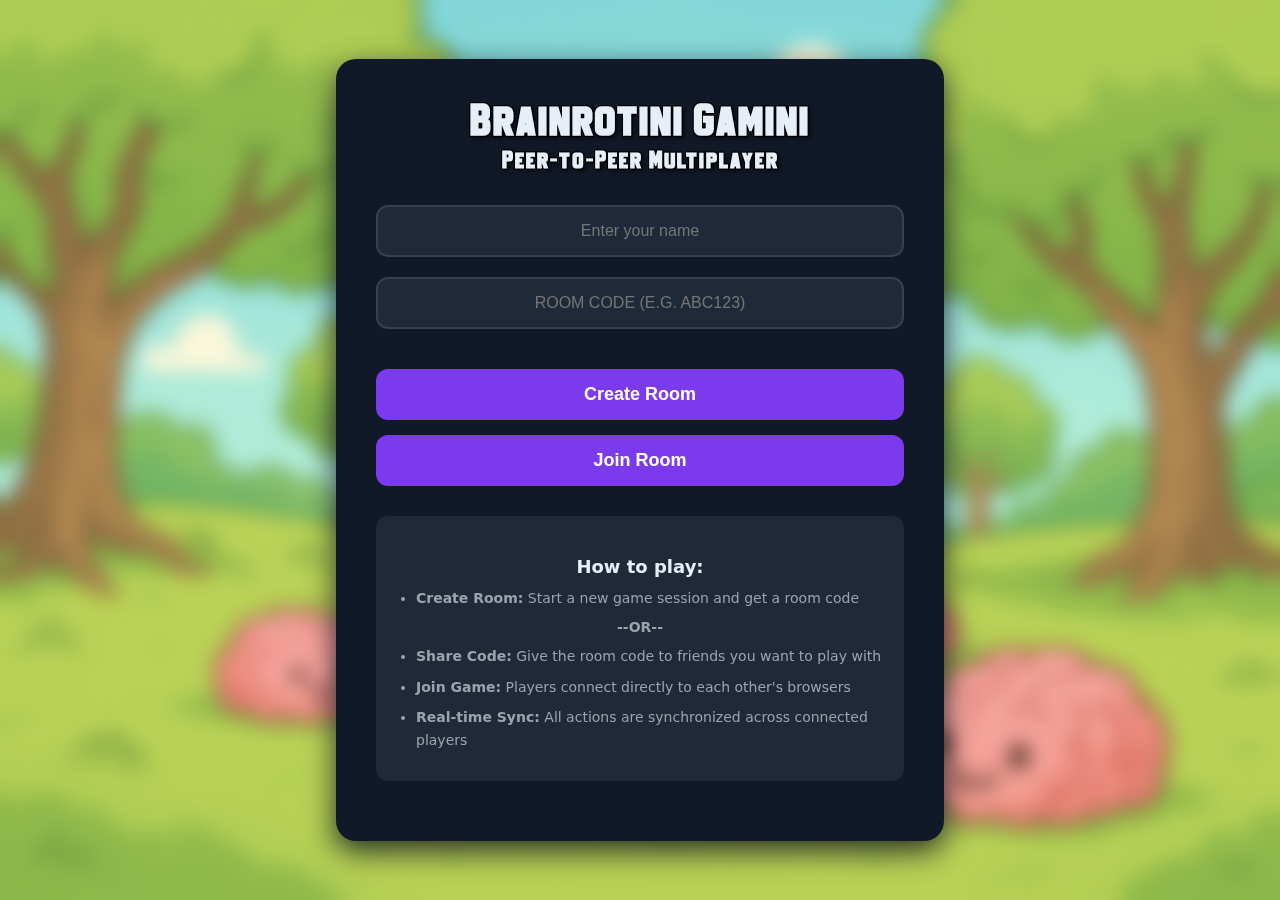
<file: client/index.html>
<!doctype html>
<html lang="en">
<head>
  <meta charset="utf-8" />
  <meta name="viewport" content="width=device-width,initial-scale=1" />
  <title>Brainrotini Gamini - P2P Multiplayer</title>
  <link rel="stylesheet" href="style.css">
</head>
<body>
  <div class="app">
    <!-- Login Screen with P2P Room Controls -->
    <div id="loginScreen" class="login-screen">
      <div class="login-card">
        <h1>Brainrotini Gamini</h1>
        <h2>Peer-to-Peer Multiplayer</h2>

        <div class="login-form">
          <input type="text" id="playerNameInput" placeholder="Enter your name" maxlength="20" />
          <input type="text" id="roomCodeInput" placeholder="Room Code (e.g. ABC123)" maxlength="6" style="text-transform: uppercase;" />
          
          <div class="room-controls">
            <button id="createRoomBtn" class="btn-primary">Create Room</button>
            <div class="join-room-section">
              <button id="joinRoomBtn" class="btn-secondary">Join Room</button>
            </div>
          </div>
        </div>
        
        <div id="roomInfo" style="display: none;" class="room-info">
          <div style="color: var(--success); margin-bottom: 10px;">
            ✅ <strong>Room Created!</strong>
          </div>
          <div style="background: var(--card-light); padding: 15px; border-radius: 8px; margin: 10px 0;">
            <div style="color: var(--muted); font-size: 14px;">Share this room code with friends:</div>
            <div id="roomCodeDisplay" style="font-size: 24px; font-weight: bold; color: var(--accent); margin: 10px 0; letter-spacing: 3px;">ABC123</div>
            <div style="color: var(--muted); font-size: 12px;">They can join by entering this code above</div>
          </div>
        </div>

        <div class="p2p-info">
          <h3 style="color: var(--text); margin: 20px 0 10px 0;">How to play:</h3>
          <ul style="text-align: left; color: var(--muted); font-size: 14px; line-height: 1.6;">
            <li><strong>Create Room:</strong> Start a new game session and get a room code</li>
          </ul>
          <div style="text-align: center; color: var(--muted); font-size: 14px; margin: 10px 0;"><strong>--OR--</strong></div>
          <ul style="text-align: left; color: var(--muted); font-size: 14px; line-height: 1.6;">
            <li><strong>Share Code:</strong> Give the room code to friends you want to play with</li>
            <li><strong>Join Game:</strong> Players connect directly to each other's browsers</li>
            <li><strong>Real-time Sync:</strong> All actions are synchronized across connected players</li>
          </ul>
        </div>
      </div>
    </div>

    <!-- Main Game Interface -->
    <div id="gameInterface" class="game-interface" style="display: none;">
      <!-- P2P Status Bar -->
      <div class="p2p-status-bar">
        <div class="p2p-status-item">
          <span class="status-label">Room:</span>
          <span id="currentRoomCode" class="status-value" style="cursor: pointer;" title="Click to reveal room code">••••••</span>
        </div>
        <div class="p2p-status-item">
          <span class="status-label">Mode:</span>
          <span id="hostStatus" class="status-value">Host</span>
        </div>
        <div class="p2p-status-item">
          <span class="status-label">Status:</span>
          <span id="connectionStatus" class="status-value status-connected">Connected</span>
        </div>
      </div>

      <div style="display: flex; align-items: center; justify-content: center; width: 100%; padding: 15px 0; position: relative;">
        <div class="header-stats" style="position: absolute; left: 20px; display: flex; gap: 15px; align-items: center;">
          <div class="stat-card">
            <div class="big" id="currency">$0</div>
            <div class="muted">Monini</div>
          </div>
          <div class="stat-card">
            <div id="incomeBtn" class="medium">Income: $0/s</div>
          </div>
          <div class="stat-card">
            <div id="playersOnline" class="medium">Players: 1</div>
          </div>
        </div>
        
        <div style="text-align: center;">
          <h1>Brainrotini Gamini</h1>
          <h2>P2P Multiplayer Session</h2>
        </div>
      </div>
      
      <!-- Full-width Spawner -->
      <div class="spawner-container">
        <div id="spawnList" class="scrolling-spawner"></div>
      </div>

      <div class="main-layout" style="display: grid; grid-template-columns: 1fr 1fr 1fr 1fr; gap: 15px; align-items: start; padding: 15px;">
        <!-- Column 1: Chat -->
        <div class="column-1">
          <div class="card chat-panel" style="height: 575px; display: flex; flex-direction: column;">
            <div class="card-header">
              <h3>Chat</h3>
            </div>
            <div id="chatMessages" class="chat-messages" style="flex-grow: 1; overflow-y: auto;">
              <div class="chat-message system-message">
                <div class="chat-text">Connected! Start chatting with your friends.</div>
              </div>
            </div>
            <div class="chat-input">
              <input type="text" id="chatInput" placeholder="Type a message..." maxlength="200" />
              <button id="sendChatBtn">Send</button>
            </div>
          </div>
        </div>

        <!-- Column 2: Your Collection -->
        <div class="column-2">
          <div class="card" style="height: 575px; display: flex; flex-direction: column;">
            <div class="card-header">
              <h3>Your Brainrots</h3>
              <div class="collection-stats">
                <span id="ownedCount">0/5</span> creatures owned
              </div>
            </div>
            <div id="ownedCreatures" class="owned-list" style="flex-grow: 1; overflow-y: auto;"></div>
          </div>
        </div>

        <!-- Column 3: Your Stats & Upgrades -->
        <div class="column-3">
          <div class="card">
            <div class="card-header">
              <h3>Your Stats</h3>
            </div>
            <div class="stats-grid" style="gap: 8px; padding: 10px;">
              <div class="stat-item" style="padding: 6px 8px; font-size: 12px;">
                <span class="stat-label">Money Made:</span>
                <span id="totalMoneyMade" class="stat-value">$0</span>
              </div>
              <div class="stat-item" style="padding: 6px 8px; font-size: 12px;">
                <span class="stat-label">Creatures Bought:</span>
                <span id="totalBought" class="stat-value">0</span>
              </div>
              <div class="stat-item" style="padding: 6px 8px; font-size: 12px;">
                <span class="stat-label">Creatures Sold:</span>
                <span id="totalSold" class="stat-value">0</span>
              </div>
              <div class="stat-item" style="padding: 6px 8px; font-size: 12px;">
                <span class="stat-label">Upgrades:</span>
                <span id="totalUpgrades" class="stat-value">0</span>
              </div>
              <div class="stat-item" style="padding: 6px 8px; font-size: 12px;">
                <span class="stat-label">Discovered:</span>
                <span id="discoveredCount" class="stat-value">0</span>
              </div>
            </div>
          </div>
          
          <div class="card" style="margin-top: 5px;">
            <div class="card-header">
              <h3>Upgrades</h3>
            </div>
            <div class="upgrades-grid" style="gap: 12px; padding: 15px;">
              <div class="upgrade-item" id="maxUpgrade" style="padding: 10px 12px; font-size: 12px;">
                <div class="upgrade-info">
                  <div class="upgrade-name">Max Creatures +1</div>
                  <div class="upgrade-desc">Increase collection limit</div>
                </div>
                <button class="upgrade-btn" data-upgrade="maxBrainrots">$1,000</button>
              </div>
              
              <div class="upgrade-item" id="luckUpgrade" style="padding: 10px 12px; font-size: 12px;">
                <div class="upgrade-info">
                  <div class="upgrade-name">Global Luck Boost</div>
                  <div class="upgrade-desc">Better spawn chances for all players</div>
                </div>
                <div class="upgrade-controls">
                  <button class="upgrade-btn" data-upgrade="luck">$1,000,000</button>
                  <span id="luckLevel" class="upgrade-level">0</span>
                </div>
              </div>
              
              <div class="upgrade-item" id="incomeUpgrade" style="padding: 10px 12px; font-size: 12px;">
                <div class="upgrade-info">
                  <div class="upgrade-name">Income Multiplier</div>
                  <div class="upgrade-desc">Boost all income</div>
                </div>
                <div class="upgrade-controls">
                  <button class="upgrade-btn" data-upgrade="incomeMultiplier">$100,000</button>
                  <span id="incomeLevel" class="upgrade-level">1.0x</span>
                </div>
              </div>
            </div>
          </div>
        </div>

        <!-- Column 4: Connected Players & Leaderboard -->
        <div class="column-4">
          <div class="card">
            <div class="card-header">
              <h3>Connected Players</h3>
              <div style="font-size: 12px; color: var(--muted);">P2P Direct Connection</div>
            </div>
            <div id="playersList" class="players-list"></div>
          </div>

          <div class="card" style="margin-top: 5px;">
            <div class="card-header">
              <h3>Room Leaderboard</h3>
            </div>
            <div id="leaderboard" class="leaderboard-list"></div>
          </div>
        </div>
      </div>

      <!-- Music Player (below the 4 columns) -->
      <div style="height: 150px; display: flex; align-items: center; justify-content: center; padding-top: 20px; padding-bottom: 0px;">
        <div id="musicPlayer" class="music-player">
          <div class="music-controls">
            <div class="music-info">
              <div id="nowPlaying" class="music-title">No music selected</div>
              <div class="music-progress">
                <span id="currentTime">0:00</span>
                <input type="range" id="progressBar" class="progress-slider" min="0" max="100" value="0">
                <span id="totalTime">0:00</span>
              </div>
            </div>
            <div class="volume-control">
              <span class="volume-icon">🔊</span>
              <input type="range" id="volumeSlider" class="volume-slider" min="0" max="100" value="5">
            </div>
          </div>
        </div>
      </div>
    </div>

    <!-- Modals -->
    <div id="errorModal" class="modal" style="display: none;">
      <div class="modal-content">
        <h3>Error</h3>
        <p id="errorMessage"></p>
        <button onclick="closeModal('errorModal')">OK</button>
      </div>
    </div>

    <div id="connectionModal" class="modal" style="display: none;">
      <div class="modal-content">
        <h3>Connection Lost</h3>
        <p>Lost connection to other players. Attempting to reconnect...</p>
        <div class="loading-spinner"></div>
        <button onclick="window.location.reload()">Refresh Page</button>
      </div>
    </div>

    <div id="hostLeftModal" class="modal" style="display: none;">
      <div class="modal-content">
        <h3>Host Disconnected</h3>
        <p>The room host has disconnected. The game session has ended.</p>
        <button onclick="window.location.reload()">Return to Lobby</button>
      </div>
    </div>
  </div>

  <script type="module" src="game.js"></script>
  <script>
    // Room code visibility toggle
    document.addEventListener('DOMContentLoaded', () => {
      const roomCodeElement = document.getElementById('currentRoomCode');
      let isRevealed = false;
      let actualRoomCode = roomCodeElement.textContent; // Capture the current room code
      
      roomCodeElement.addEventListener('click', (event) => {
        event.preventDefault();
        event.stopPropagation();
        
        if (!isRevealed) {
          roomCodeElement.textContent = actualRoomCode;
          roomCodeElement.title = 'Click to hide room code';
          isRevealed = true;
        } else {
          roomCodeElement.textContent = '••••••';
          roomCodeElement.title = 'Click to reveal room code';
          isRevealed = false;
        }
      });
      
      // Monitor for changes to the room code and update our stored value
      const observer = new MutationObserver((mutations) => {
        mutations.forEach((mutation) => {
          if (mutation.type === 'childList' || mutation.type === 'characterData') {
            const newText = roomCodeElement.textContent;
            if (newText !== '••••••' && newText !== actualRoomCode) {
              actualRoomCode = newText;
              // If currently revealed, keep it revealed with the new code
              if (isRevealed) {
                roomCodeElement.textContent = actualRoomCode;
              } else {
                // If hidden, hide the new code
                roomCodeElement.textContent = '••••••';
              }
            }
          }
        });
      });
      
      observer.observe(roomCodeElement, {
        childList: true,
        characterData: true,
        subtree: true
      });
      
      // Function to update the actual room code (called from game.js)
      window.updateRoomCodeDisplay = (newCode) => {
        actualRoomCode = newCode;
        if (!isRevealed) {
          roomCodeElement.textContent = '••••••';
        }
      };
    });
  </script>
  
  <style>
    /* Additional P2P-specific styles */
    .p2p-notice {
      background: var(--card-light);
      border: 1px solid var(--success);
      border-radius: 12px;
      padding: 20px;
      margin: 20px 0;
      text-align: center;
    }

    .room-controls {
      display: flex;
      flex-direction: column;
      gap: 15px;
      margin: 20px 0;
    }

    .join-room-section {
      display: flex;
      gap: 10px;
      align-items: center;
    }

    .join-room-section input {
      flex: 1;
    }

    .btn-primary, .btn-secondary {
      padding: 15px 30px;
      border: none;
      border-radius: 12px;
      font-weight: 600;
      cursor: pointer;
      transition: all 0.3s ease;
      font-size: 16px;
    }

    .btn-primary {
      background: var(--accent);
      color: white;
      width: 100%;
    }

    .btn-primary:hover {
      background: #6d28d9;
      transform: translateY(-2px);
    }

    .btn-secondary {
      background: var(--success);
      color: white;
      min-width: 120px;
    }

    .btn-secondary:hover {
      background: #059669;
    }

    .room-info {
      background: var(--card-light);
      border: 1px solid var(--success);
      border-radius: 12px;
      padding: 20px;
      margin: 20px 0;
      text-align: center;
    }

    .p2p-info {
      background: var(--card-light);
      border-radius: 12px;
      padding: 20px;
      margin: 20px 0;
      text-align: center;
    }

    .p2p-info ul {
      margin: 10px 0;
      padding-left: 20px;
    }

    .p2p-info li {
      margin: 8px 0;
    }

    .p2p-status-bar {
      background: var(--card);
      border-bottom: 1px solid var(--border);
      padding: 10px 20px;
      display: flex;
      justify-content: space-between;
      align-items: center;
      font-size: 14px;
    }

    .p2p-status-item {
      display: flex;
      align-items: center;
      gap: 8px;
    }

    .status-label {
      color: var(--muted);
    }

    .status-value {
      font-weight: 600;
      color: var(--text);
    }

    .status-connected {
      color: var(--success);
    }

    .status-disconnected {
      color: var(--error);
    }

    .status-connecting {
      color: var(--warning);
    }

    .system-message {
      border-left-color: var(--success) !important;
      background: rgba(16, 185, 129, 0.1) !important;
    }

    .system-message .chat-text {
      color: var(--success);
      font-style: italic;
    }

    .loading-spinner {
      width: 40px;
      height: 40px;
      border: 4px solid var(--border);
      border-top: 4px solid var(--accent);
      border-radius: 50%;
      animation: spin 1s linear infinite;
      margin: 20px auto;
    }

    @keyframes spin {
      to {
        transform: rotate(360deg);
      }
    }

    /* Responsive adjustments for P2P interface */
    @media (max-width: 768px) {
      .p2p-status-bar {
        flex-direction: column;
        gap: 10px;
        text-align: center;
      }
      
      .join-room-section {
        flex-direction: column;
      }
      
      .join-room-section input {
        width: 100%;
      }
    }

    /* Animation for room code display */
    #roomCodeDisplay {
      animation: pulse 2s ease-in-out infinite;
    }

    @keyframes pulse {
      0%, 100% { opacity: 1; }
      50% { opacity: 0.7; }
    }
  </style>
</body>
</html>
</file>
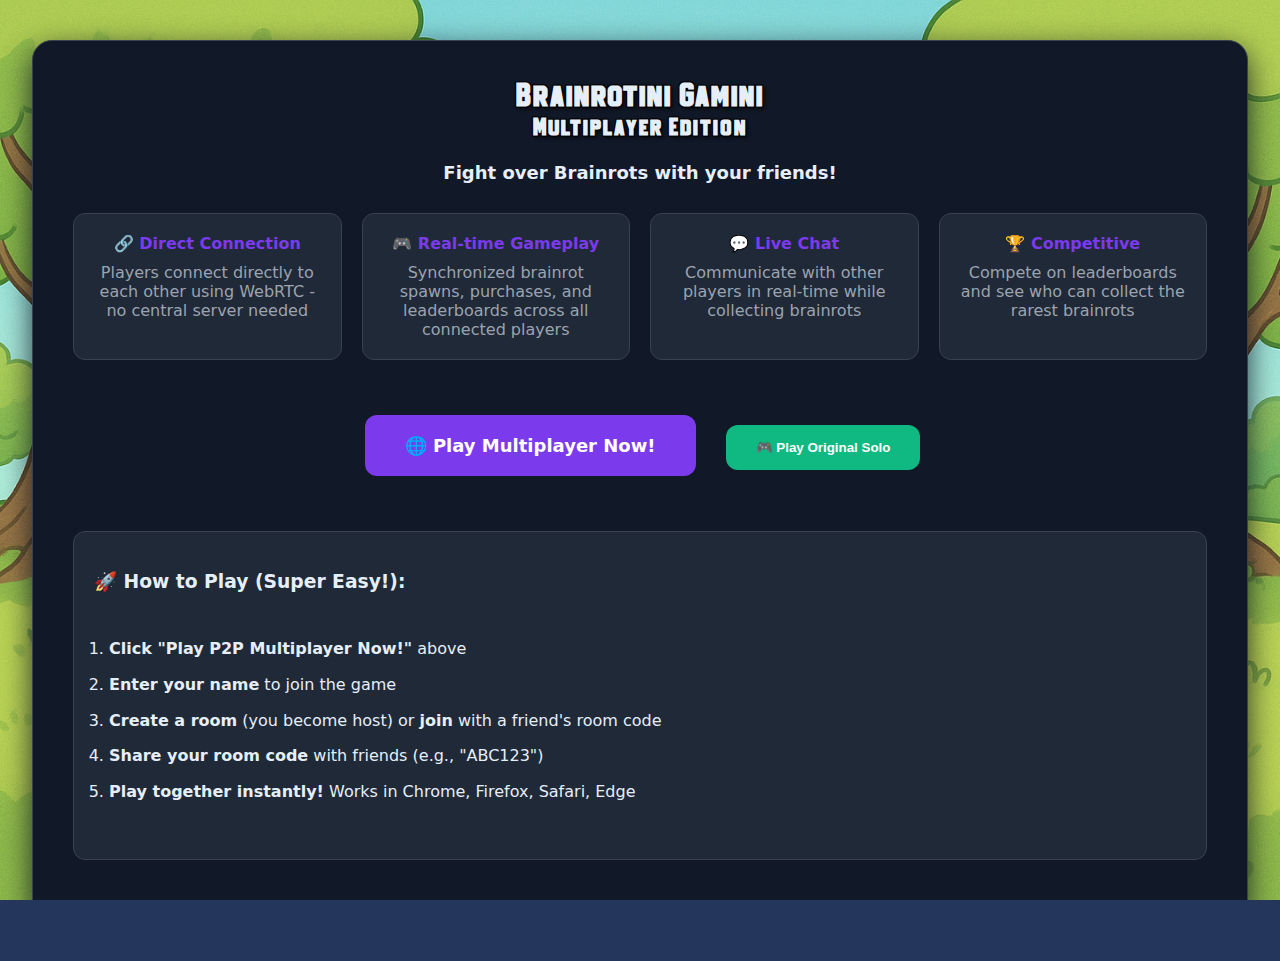
<file: index-demo.html>
<!doctype html>
<html lang="en">
<head>
  <meta charset="utf-8" />
  <meta name="viewport" content="width=device-width,initial-scale=1" />
  <title>Brainrotini Gamini - P2P Multiplayer</title>
  <style>
    /* Urban Shadow Custom Font */
    @font-face {
      font-family: 'Urban Shadow';
      src: url('assets/fonts/Urban Shadow Sans Serif.otf') format('opentype');
      font-weight: normal;
      font-style: normal;
      font-display: swap;
    }

    :root {
      --bg: #24365c;
      --card: #111827;
      --card-light: #1f2937;
      --muted: #9ca3af;
      --text: #e6eef8;
      --accent: #7c3aed;
      --success: #10b981;
      --error: #ef4444;
      --warning: #f59e0b;
      --border: #374151;
    }

    * { box-sizing: border-box; }

    html, body {
      height: 100%;
      margin: 0;
      background: var(--bg) url('assets/images/BRGameBackground.png') center center/cover no-repeat;
      font-family: Inter, system-ui, Segoe UI, Roboto, Arial;
      color: var(--text);
      overflow-x: hidden;
    }

    h1, h2 {
      font-family: 'Urban Shadow', Arial, sans-serif !important;
      letter-spacing: 2px;
      text-shadow: 2px 2px 4px rgba(0, 0, 0, 0.8), -1px -1px 0px black, 1px -1px 0px black, -1px 1px 0px black, 1px 1px 0px black;
      margin: 0;
    }

    .app {
      display: flex;
      flex-direction: column;
      align-items: center;
      justify-content: center;
      min-height: 100vh;
      text-align: center;
      padding: 20px;
    }

    .preview-card {
      background: var(--card);
      padding: 40px;
      border-radius: 20px;
      box-shadow: 0 10px 30px rgba(2, 6, 23, 0.8);
      max-width: 1600px;
      width: 95vw;
      margin: 20px auto;
      border: 1px solid var(--border);
    }

    .big { font-size: 32px; font-weight: 700; }
    .medium { font-size: 18px; font-weight: 600; margin: 20px 0; }
    .muted { color: var(--muted); }

    .feature-grid {
      display: grid;
      grid-template-columns: repeat(auto-fit, minmax(250px, 1fr));
      gap: 20px;
      margin: 30px 0;
    }

    .feature-item {
      background: var(--card-light);
      padding: 20px;
      border-radius: 12px;
      border: 1px solid var(--border);
    }

    .feature-title {
      color: var(--accent);
      font-weight: 600;
      margin-bottom: 10px;
      font-size: 16px;
    }

    .setup-steps {
      text-align: left;
      background: var(--card-light);
      padding: 20px;
      border-radius: 12px;
      border: 1px solid var(--border);
      margin: 20px 0;
    }

    .setup-steps ol {
      margin: 10px 0;
      padding-left: 20px;
    }

    .setup-steps li {
      margin: 10px 0;
      line-height: 1.6;
    }

    .btn {
      display: inline-block;
      padding: 15px 30px;
      background: var(--accent);
      color: white;
      text-decoration: none;
      border-radius: 12px;
      font-weight: 600;
      margin: 10px;
      transition: all 0.3s ease;
      border: none;
      cursor: pointer;
    }

    .btn:hover {
      background: #6d28d9;
      transform: translateY(-2px);
    }

    .btn-secondary {
      background: var(--success);
    }

    .btn-secondary:hover {
      background: #059669;
    }

    .btn-large {
      padding: 20px 40px;
      font-size: 18px;
      margin: 15px;
    }

    .p2p-highlight {
      background: linear-gradient(135deg, var(--success), var(--accent));
      padding: 30px;
      border-radius: 16px;
      margin: 30px 0;
      text-align: center;
    }

    .p2p-highlight h3 {
      color: white;
      margin-bottom: 15px;
      font-size: 24px;
    }

    .p2p-highlight p {
      color: rgba(255, 255, 255, 0.9);
      font-size: 16px;
      margin: 10px 0;
    }

    @media (max-width: 768px) {
      .preview-card {
        margin: 10px;
        padding: 20px;
      }
      
      .feature-grid {
        grid-template-columns: 1fr;
      }

      .btn {
        display: block;
        margin: 10px 0;
      }
    }
  </style>
</head>
<body>
  <div class="app">
    <div class="preview-card">
      <h1>Brainrotini Gamini</h1>
      <h2>Multiplayer Edition</h2>
      <div class="medium">Fight over Brainrots with your friends!</div>

      <div class="feature-grid">
        <div class="feature-item">
          <div class="feature-title">🔗 Direct Connection</div>
          <div class="muted">Players connect directly to each other using WebRTC - no central server needed</div>
        </div>
        <div class="feature-item">
          <div class="feature-title">🎮 Real-time Gameplay</div>
          <div class="muted">Synchronized brainrot spawns, purchases, and leaderboards across all connected players</div>
        </div>
        <div class="feature-item">
          <div class="feature-title">💬 Live Chat</div>
          <div class="muted">Communicate with other players in real-time while collecting brainrots</div>
        </div>
        <div class="feature-item">
          <div class="feature-title">🏆 Competitive</div>
          <div class="muted">Compete on leaderboards and see who can collect the rarest brainrots</div>
        </div>
      </div>

      <div style="margin: 40px 0;">
        <a href="client/index.html" class="btn btn-large">🌐 Play Multiplayer Now!</a>
        <button onclick="playOriginal()" class="btn btn-secondary">🎮 Play Original Solo</button>
      </div>

      <div class="setup-steps">
        <h3>🚀 How to Play (Super Easy!):</h3>
        <ol style="color: var(--text); padding: 15px;">
          <li><strong>Click "Play P2P Multiplayer Now!"</strong> above</li>
          <li><strong>Enter your name</strong> to join the game</li>
          <li><strong>Create a room</strong> (you become host) or <strong>join</strong> with a friend's room code</li>
          <li><strong>Share your room code</strong> with friends (e.g., "ABC123")</li>
          <li><strong>Play together instantly!</strong> Works in Chrome, Firefox, Safari, Edge</li>
        </ol>
      </div>
    </div>
  </div>

  <script>
    function playOriginal() {
      window.location.href = 'https://n7soul.github.io/BRGame/';
    }

    // Simple background animation
    document.addEventListener('DOMContentLoaded', () => {
      const cards = document.querySelectorAll('.feature-item');
      cards.forEach((card, index) => {
        card.style.animationDelay = `${index * 0.2}s`;
        card.style.animation = 'slideIn 0.6s ease forwards';
      });
    });

    // Add CSS animation
    const style = document.createElement('style');
    style.textContent = `
      @keyframes slideIn {
        from {
          opacity: 0;
          transform: translateY(20px);
        }
        to {
          opacity: 1;
          transform: translateY(0);
        }
      }
    `;
    document.head.appendChild(style);
  </script>
</body>
</html>
</file>
<file: client/style.css>
/* Urban Shadow Custom Font */
@font-face {
  font-family: 'Urban Shadow';
  src: url('../assets/fonts/Urban Shadow Sans Serif.otf') format('opentype');
  font-weight: normal;
  font-style: normal;
 .scrolling-spawner .creature-item:nth-child(8n+1) {
  animation-delay: 0s;
}

.scrolling-spawner .creature-item:nth-child(8n+2) {
  animation-delay: 2s;
}

.scrolling-spawner .creature-item:nth-child(8n+3) {
  animation-delay: 4s;
}

.scrolling-spawner .creature-item:nth-child(8n+4) {
  animation-delay: 6s;
}

.scrolling-spawner .creature-item:nth-child(8n+5) {
  animation-delay: 8s;
}

.scrolling-spawner .creature-item:nth-child(8n+6) {
  animation-delay: 10s;
}

.scrolling-spawner .creature-item:nth-child(8n+7) {
  animation-delay: 12s;
}

.scrolling-spawner .creature-item:nth-child(8n+8) {
  animation-delay: 14s;
};
}

:root {
  --bg: #24365c;
  --card: #111827;
  --card-light: #1f2937;
  --muted: #9ca3af;
  --text: #e6eef8;
  --accent: #7c3aed;
  --success: #10b981;
  --error: #ef4444;
  --warning: #f59e0b;
  --border: #374151;
}

* {
  box-sizing: border-box;
}

html, body {
  height: 100%;
  margin: 0;
  background: var(--bg) url('../assets/images/BRGameBackground.png') center center/cover no-repeat;
  font-family: Inter, system-ui, Segoe UI, Roboto, Arial;
  color: var(--text);
  overflow-x: hidden;
}

/* Typography */
h1, h2 {
  font-family: 'Urban Shadow', Arial, sans-serif !important;
  letter-spacing: 2px;
  text-shadow: 2px 2px 4px rgba(0, 0, 0, 0.8), -1px -1px 0px black, 1px -1px 0px black, -1px 1px 0px black, 1px 1px 0px black;
  margin: 0;
}

h1 {
  font-size: 45px;
}

h2 {
  font-size: 24px;
  margin-bottom: 20px;
}

h3 {
  font-size: 18px;
  margin: 0;
  color: var(--text);
}

/* Login Screen */
.login-screen {
  display: flex;
  justify-content: center;
  align-items: center;
  height: 100vh;
  backdrop-filter: blur(10px);
}

.login-card {
  background: var(--card);
  padding: 40px;
  border-radius: 20px;
  box-shadow: 0 10px 30px rgba(2, 6, 23, 0.8);
  text-align: center;
  max-width: 800px;
  width: 47.5vw;
}

.login-form {
  margin: 30px 0;
}

.login-form input {
  width: 100%;
  padding: 15px;
  margin-bottom: 20px;
  border: 2px solid var(--border);
  border-radius: 12px;
  background: var(--card-light);
  color: var(--text);
  font-size: 16px;
  text-align: center;
}

.login-form input:focus {
  outline: none;
  border-color: var(--accent);
}

.login-form button {
  width: 100%;
  padding: 15px;
  background: var(--accent);
  color: white;
  border: none;
  border-radius: 12px;
  font-size: 18px;
  font-weight: 600;
  cursor: pointer;
  transition: all 0.3s ease;
}

.login-form button:hover {
  background: #6d28d9;
  transform: translateY(-2px);
}

.login-form button:disabled {
  background: var(--muted);
  cursor: not-allowed;
  transform: none;
}

.connection-status {
  color: var(--muted);
  font-size: 14px;
  margin-top: 20px;
}

/* Main Game Layout */
.game-interface {
  height: 100vh;
  display: flex;
  flex-direction: column;
  overflow: hidden;
}

header {
  padding: 20px;
  text-align: center;
  border-bottom: 2px solid var(--border);
}

.header-stats {
  display: flex;
  justify-content: center;
  gap: 30px;
  margin-top: 0px;
}

.stat-card {
  background: var(--card-light);
  padding: 15px 25px;
  border-radius: 12px;
  border: 1px solid var(--border);
  text-align: center;
  min-width: 120px;
}

.main-layout {
  display: grid;
  grid-template-columns: 350px 1fr 300px;
  gap: 20px;
  padding: 20px;
  height: calc(100vh - 200px);
  overflow: hidden;
}

/* Spawner Container */
.spawner-container {
  width: 100%;
  background: var(--card);
  border-radius: 16px;
  border: 1px solid var(--border);
  margin: 20px 0;
  padding: 0;
  overflow: hidden;
  position: relative;
  height: 120px; /* Thin height like collection card */
}

.scrolling-spawner {
  height: 100%;
  width: 100%;
  overflow: hidden;
  position: relative;
}

.scrolling-spawner .creature-item {
  position: absolute;
  white-space: nowrap;
  animation: scrollRight 15s linear forwards;
  background: var(--card-light);
  border-radius: 8px;
  padding: 8px 12px;
  border: 1px solid var(--border);
  margin: 2px;
  min-width: 150px;
  height: auto; /* Let height adjust to content */
  min-height: 40px; /* Minimum height for consistency */
  transform: translateY(-50%);
  right: -250px; /* Start off-screen to the right */
  opacity: 0; /* Start invisible */
  font-size: 12px;
  display: flex;
  align-items: center;
  gap: 10px;
}

/* Animation delays are now set directly on elements via JavaScript to avoid nth-child issues when elements are removed */

@keyframes scrollRight {
  0% {
    right: -250px;
    opacity: 0;
  }
  5% {
    opacity: 1;
  }
  95% {
    opacity: 1;
  }
  100% {
    right: 100%;
    opacity: 0;
  }
}

/* Panels */
.left-panel, .center-panel, .right-panel {
  display: flex;
  flex-direction: column;
  gap: 20px;
  overflow-y: auto;
}

/* Cards */
.card {
  background: var(--card);
  border-radius: 16px;
  border: 1px solid var(--border);
  box-shadow: 0 6px 20px rgba(2, 6, 23, 0.6);
  overflow: hidden;
}

.card-header {
  background: var(--card-light);
  padding: 15px 20px;
  border-bottom: 1px solid var(--border);
  display: flex;
  justify-content: space-between;
  align-items: center;
}

/* Typography helpers */
.big { font-size: 32px; font-weight: 700; }
.medium { font-size: 18px; font-weight: 600; }
.small { font-size: 14px; }
.muted { color: var(--muted); font-size: 14px; }

/* Creature Lists */
.creature-list, .owned-list {
  padding: 20px;
  max-height: 400px;
  overflow-y: auto;
}

.creature-item {
  background: var(--card-light);
  border-radius: 12px;
  padding: 15px;
  margin-bottom: 10px;
  border: 1px solid var(--border);
  display: flex;
  justify-content: space-between;
  align-items: center;
  transition: all 0.3s ease;
}

.creature-item:hover {
  background: #374151;
  /* Removed transform animation that moved creatures on hover */
}

.creature-info {
  flex: 1;
}

.creature-name {
  font-weight: 600;
  margin-bottom: 5px;
}

.creature-rarity {
  font-size: 12px;
  font-weight: 600;
  padding: 2px 6px;
  border-radius: 4px;
  display: inline-block;
  width: fit-content;
}

.creature-price {
  font-size: 14px;
  color: var(--warning);
  margin-top: 5px;
}

.creature-income {
  font-size: 12px;
  color: var(--success);
}

.creature-count {
  background: var(--accent);
  color: white;
  padding: 4px 8px;
  border-radius: 6px;
  font-size: 12px;
  font-weight: 600;
  margin-left: 10px;
}

/* Rarity colors */
.rarity-common { background: var(--muted); color: white; }
.rarity-rare { background: #3b82f6; color: white; }
.rarity-epic { background: #8b5cf6; color: white; }
.rarity-legendary { background: var(--warning); color: white; }
.rarity-mythic { background: var(--error); color: white; }
.rarity-brainrot-god { background: #ec4899; color: white; }
.rarity-secret { background: var(--success); color: white; }
.rarity-og { background: #f97316; color: white; }

/* Buttons */
.buy-btn, .sell-btn, .upgrade-btn {
  padding: 8px 16px;
  border: none;
  border-radius: 8px;
  font-weight: 600;
  cursor: pointer;
  transition: all 0.3s ease;
  font-size: 14px;
}

.buy-btn {
  background: var(--success);
  color: white;
}

.buy-btn:hover {
  background: #059669;
  transform: translateY(-1px);
}

.buy-btn:disabled {
  background: #374151;
  color: #9ca3af;
  cursor: not-allowed;
  transform: none;
  opacity: 0.7;
}

.sell-btn {
  background: var(--error);
  color: white;
  font-size: 12px;
  padding: 4px 8px;
  margin-left: 10px;
}

.sell-btn:hover {
  background: #dc2626;
}

.upgrade-btn {
  background: var(--success);
  color: white;
}

.upgrade-btn:hover:not(:disabled) {
  background: #059669;
}

.upgrade-btn:disabled {
  background: #374151 !important;
  opacity: 0.7 !important;
  cursor: not-allowed !important;
  color: #9ca3af;
}

/* Upgrades */
.upgrades-grid {
  padding: 20px;
  display: flex;
  flex-direction: column;
  gap: 15px;
}

.upgrade-item {
  background: var(--card-light);
  border-radius: 12px;
  padding: 15px;
  border: 1px solid var(--border);
  display: flex;
  justify-content: space-between;
  align-items: center;
}

.upgrade-info {
  flex: 1;
}

.upgrade-name {
  font-weight: 600;
  margin-bottom: 5px;
}

.upgrade-desc {
  color: var(--muted);
  font-size: 12px;
}

.upgrade-controls {
  display: flex;
  align-items: center;
  gap: 10px;
}

.upgrade-level {
  background: var(--card);
  padding: 4px 8px;
  border-radius: 6px;
  font-size: 12px;
  font-weight: 600;
  color: var(--muted);
  min-width: 40px;
  text-align: center;
}

/* Chat */
.chat-panel {
  height: 300px;
  display: flex;
  flex-direction: column;
}

.chat-messages {
  flex: 1;
  padding: 15px;
  overflow-y: auto;
  background: var(--card-light);
}

.chat-message {
  margin-bottom: 10px;
  padding: 8px 12px;
  background: var(--card);
  border-radius: 8px;
  border-left: 3px solid var(--accent);
}

.chat-player {
  font-weight: 600;
  color: var(--accent);
  font-size: 12px;
}

.chat-text {
  margin-top: 2px;
  font-size: 14px;
}

.chat-input {
  display: flex;
  padding: 15px;
  gap: 10px;
  border-top: 1px solid var(--border);
}

.chat-input input {
  flex: 1;
  padding: 10px;
  border: 1px solid var(--border);
  border-radius: 8px;
  background: var(--card-light);
  color: var(--text);
}

.chat-input input:focus {
  outline: none;
  border-color: var(--accent);
}

.chat-input button {
  padding: 10px 20px;
  background: var(--accent);
  color: white;
  border: none;
  border-radius: 8px;
  font-weight: 600;
  cursor: pointer;
}

.chat-input button:hover {
  background: #6d28d9;
}

/* Leaderboard */
.leaderboard-list, .players-list {
  padding: 20px;
  max-height: 300px;
  overflow-y: auto;
}

.leaderboard-item, .player-item {
  display: flex;
  justify-content: space-between;
  align-items: center;
  padding: 10px;
  margin-bottom: 8px;
  background: var(--card-light);
  border-radius: 8px;
  border: 1px solid var(--border);
}

.player-rank {
  background: var(--accent);
  color: white;
  padding: 4px 8px;
  border-radius: 6px;
  font-size: 12px;
  font-weight: 600;
  min-width: 24px;
  text-align: center;
}

.player-name {
  flex: 1;
  margin-left: 10px;
  font-weight: 600;
}

.player-currency {
  color: var(--warning);
  font-weight: 600;
  font-size: 14px;
}

/* Stats */
.stats-grid {
  padding: 20px;
  display: flex;
  flex-direction: column;
  gap: 12px;
}

.stat-item {
  display: flex;
  justify-content: space-between;
  align-items: center;
  padding: 8px 0;
  border-bottom: 1px solid var(--border);
}

.stat-label {
  color: var(--muted);
  font-size: 14px;
}

.stat-value {
  font-weight: 600;
  color: var(--text);
}

/* Music Player */
.music-card {
  max-height: 200px;
}

.music-player {
  padding: 20px;
}

.music-controls {
  display: flex;
  flex-direction: column;
  gap: 15px;
}

.music-info {
  text-align: center;
}

.music-title {
  font-weight: 600;
  margin-bottom: 10px;
}

.music-progress {
  display: flex;
  align-items: center;
  gap: 10px;
  font-size: 12px;
}

.progress-slider, .volume-slider {
  -webkit-appearance: none;
  flex: 1;
  height: 4px;
  background: var(--border);
  border-radius: 2px;
  outline: none;
}

.progress-slider::-webkit-slider-thumb, .volume-slider::-webkit-slider-thumb {
  -webkit-appearance: none;
  width: 16px;
  height: 16px;
  background: var(--accent);
  border-radius: 50%;
  cursor: pointer;
}

.volume-control {
  display: flex;
  align-items: center;
  gap: 10px;
}

.volume-icon {
  font-size: 16px;
}

/* Countdown */
.countdown {
  color: var(--warning);
  font-weight: 600;
  font-size: 14px;
}

/* Modals */
.modal {
  position: fixed;
  top: 0;
  left: 0;
  width: 100%;
  height: 100%;
  background: rgba(0, 0, 0, 0.8);
  display: flex;
  justify-content: center;
  align-items: center;
  z-index: 1000;
}

.modal-content {
  background: var(--card);
  padding: 30px;
  border-radius: 16px;
  border: 1px solid var(--border);
  max-width: 400px;
  width: 90%;
  text-align: center;
}

.modal-content h3 {
  margin-bottom: 20px;
  color: var(--text);
}

.modal-content button {
  background: var(--accent);
  color: white;
  border: none;
  padding: 12px 24px;
  border-radius: 8px;
  font-weight: 600;
  cursor: pointer;
  margin-top: 20px;
}

.modal-content button:hover {
  background: #6d28d9;
}

.offline-earnings {
  margin: 20px 0;
  padding: 20px;
  background: var(--card-light);
  border-radius: 12px;
  border: 1px solid var(--border);
}

/* Responsive Design */
@media (max-width: 1200px) {
  .main-layout {
    grid-template-columns: 300px 1fr 250px;
  }
}

@media (max-width: 1000px) {
  .main-layout {
    grid-template-columns: 1fr;
    grid-template-rows: auto auto auto;
  }
  
  .header-stats {
    flex-wrap: wrap;
    gap: 15px;
  }
  
  .stat-card {
    min-width: 100px;
    padding: 10px 15px;
  }
}

@media (max-width: 600px) {
  .main-layout {
    padding: 10px;
    gap: 10px;
  }
  
  h1 {
    font-size: 32px;
  }
  
  h2 {
    font-size: 18px;
  }
  
  .login-card {
    padding: 30px 20px;
  }
}

/* Scrollbar Styling */
::-webkit-scrollbar {
  width: 8px;
}

::-webkit-scrollbar-track {
  background: var(--card);
}

::-webkit-scrollbar-thumb {
  background: var(--border);
  border-radius: 4px;
}

::-webkit-scrollbar-thumb:hover {
  background: var(--muted);
}

/* Animations */
@keyframes slideIn {
  from {
    opacity: 0;
    transform: translateY(20px);
  }
  to {
    opacity: 1;
    transform: translateY(0);
  }
}

.creature-item, .leaderboard-item, .player-item {
  animation: slideIn 0.3s ease;
}

/* Loading states */
.loading {
  opacity: 0.6;
  pointer-events: none;
}

.loading::after {
  content: '';
  position: absolute;
  top: 50%;
  left: 50%;
  width: 20px;
  height: 20px;
  border: 2px solid var(--border);
  border-top: 2px solid var(--accent);
  border-radius: 50%;
  animation: spin 1s linear infinite;
  transform: translate(-50%, -50%);
}

@keyframes spin {
  to {
    transform: translate(-50%, -50%) rotate(360deg);
  }
}
</file>
